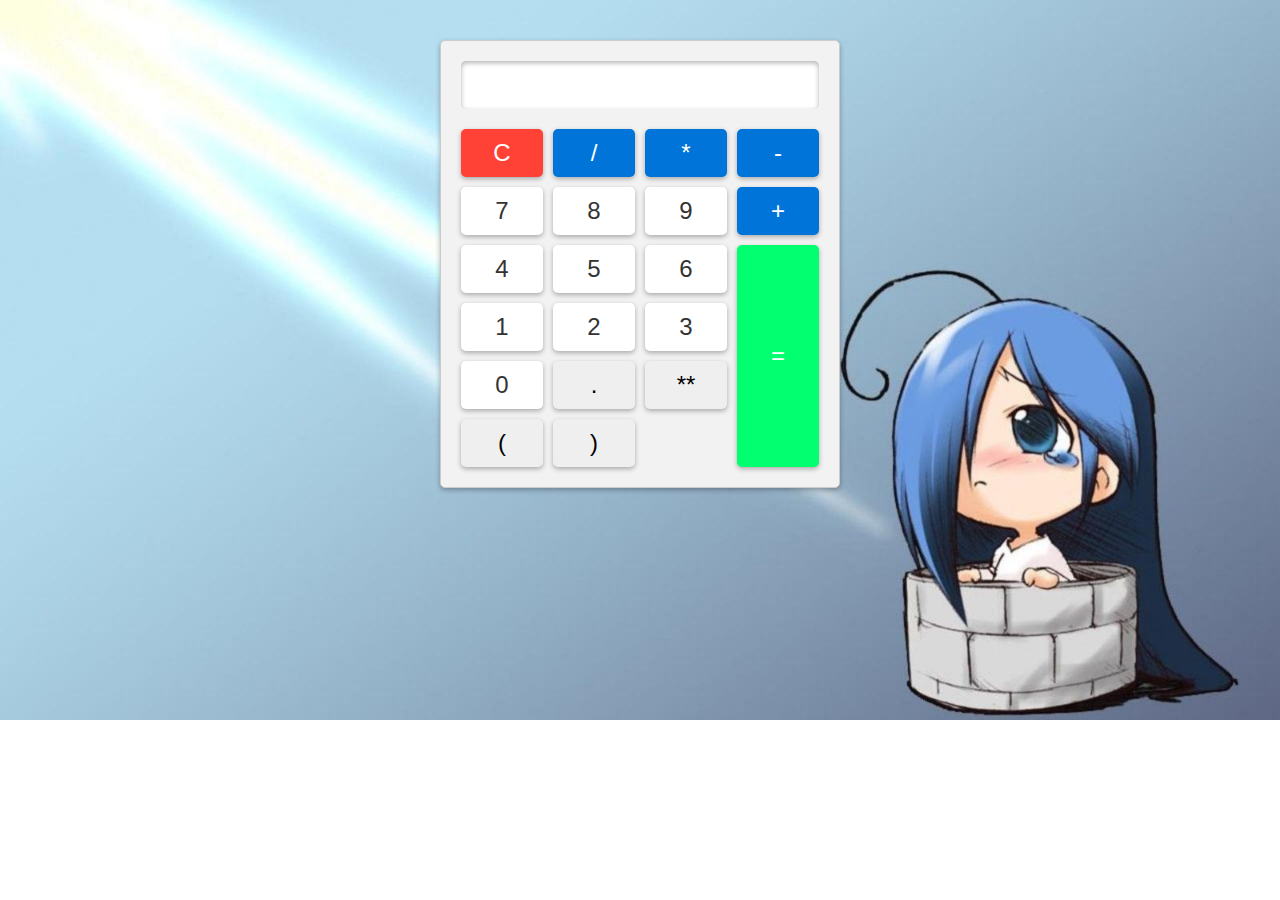
<file: Calculator_App/index.html>
<!DOCTYPE html>
<html lang="en">
<head>
    <meta charset="UTF-8">
    <meta name="viewport" content="width=device-width, initial-scale=1.0">
    <title>Simple Calculator App</title>
    <link rel="stylesheet" href="style.css">
</head>
<body>
    <div class="calculator">
        <input type="text" id="result" readonly>
        <div class="buttons">
            <button class="clear">C</button>
            <button class="operator">/</button>
            <button class="operator">*</button>
            <button class="operator">-</button>
            <button class="number">7</button>
            <button class="number">8</button>
            <button class="number">9</button>
            <button class="operator">+</button>
            <button class="number">4</button>     
            <button class="number">5</button>     
            <button class="number">6</button>     
            <button class="equals">=</button>
            <button class="number">1</button>
            <button class="number">2</button>
            <button class="number">3</button>
            <button class="number">0</button>
            <button class="decimal">.</button>
            <button class="exponent">**</button>
            <button class="bracket">(</button>
            <button class="bracket">)</button>
        </div>
    </div>


    <script src="index.js"></script>
</body>
</html>
</file>
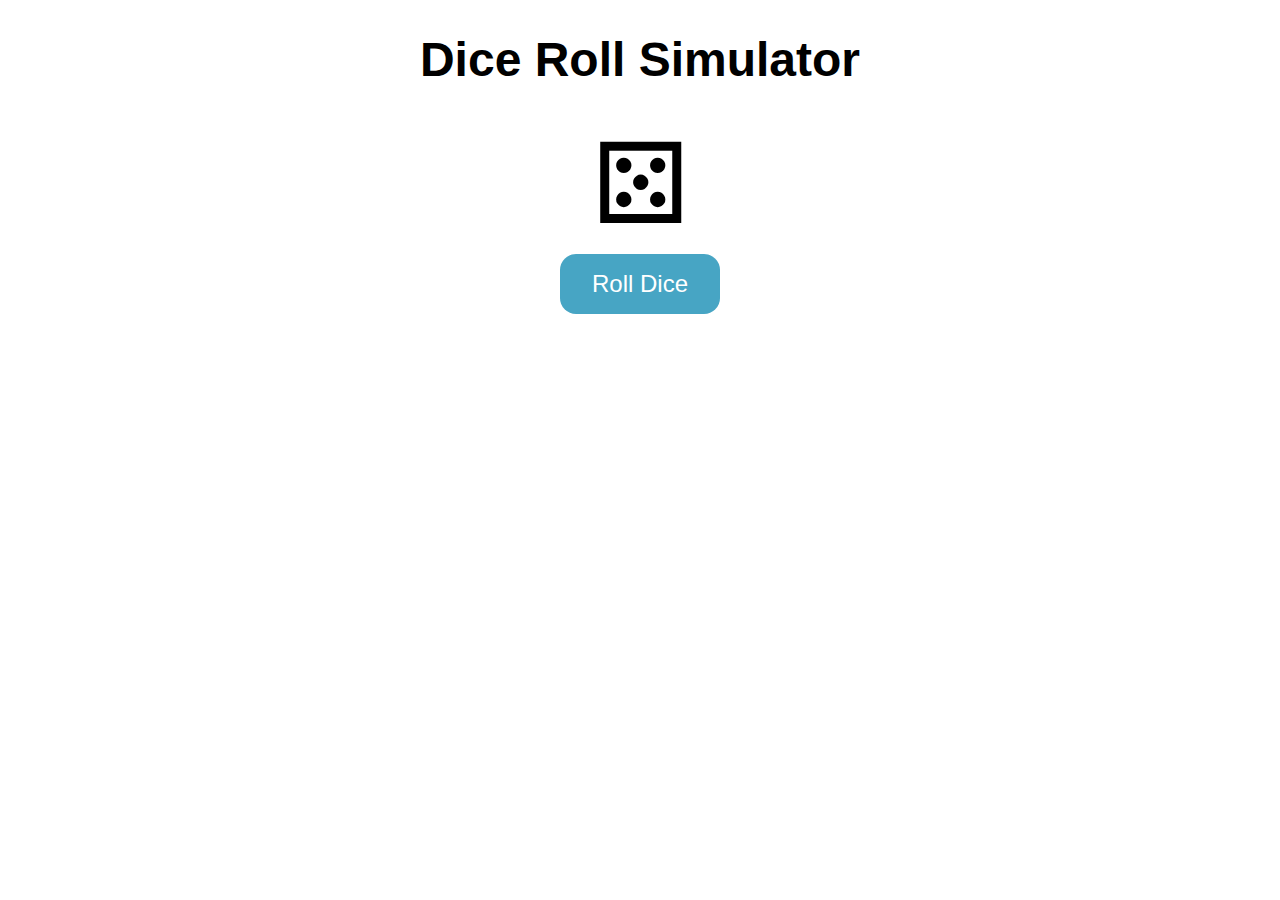
<file: Dice_Roll_Simulator/index.html>
<!DOCTYPE html>
<html lang="en">
<head>
    <meta charset="UTF-8">
    <meta name="viewport" content="width=device-width, initial-scale=1.0">
    <title>Dice Roll Simulator</title>
    <link rel="stylesheet" href="style.css">
</head>
<body>
    <h1>Dice Roll Simulator</h1>
    <div class="dice" id="dice">&#9860;</div>   
    <button id="roll-button">Roll Dice</button>
    <ul id="roll-history">
        
    </ul>

    <script src="index.js"></script>
</body>
</html>
</file>
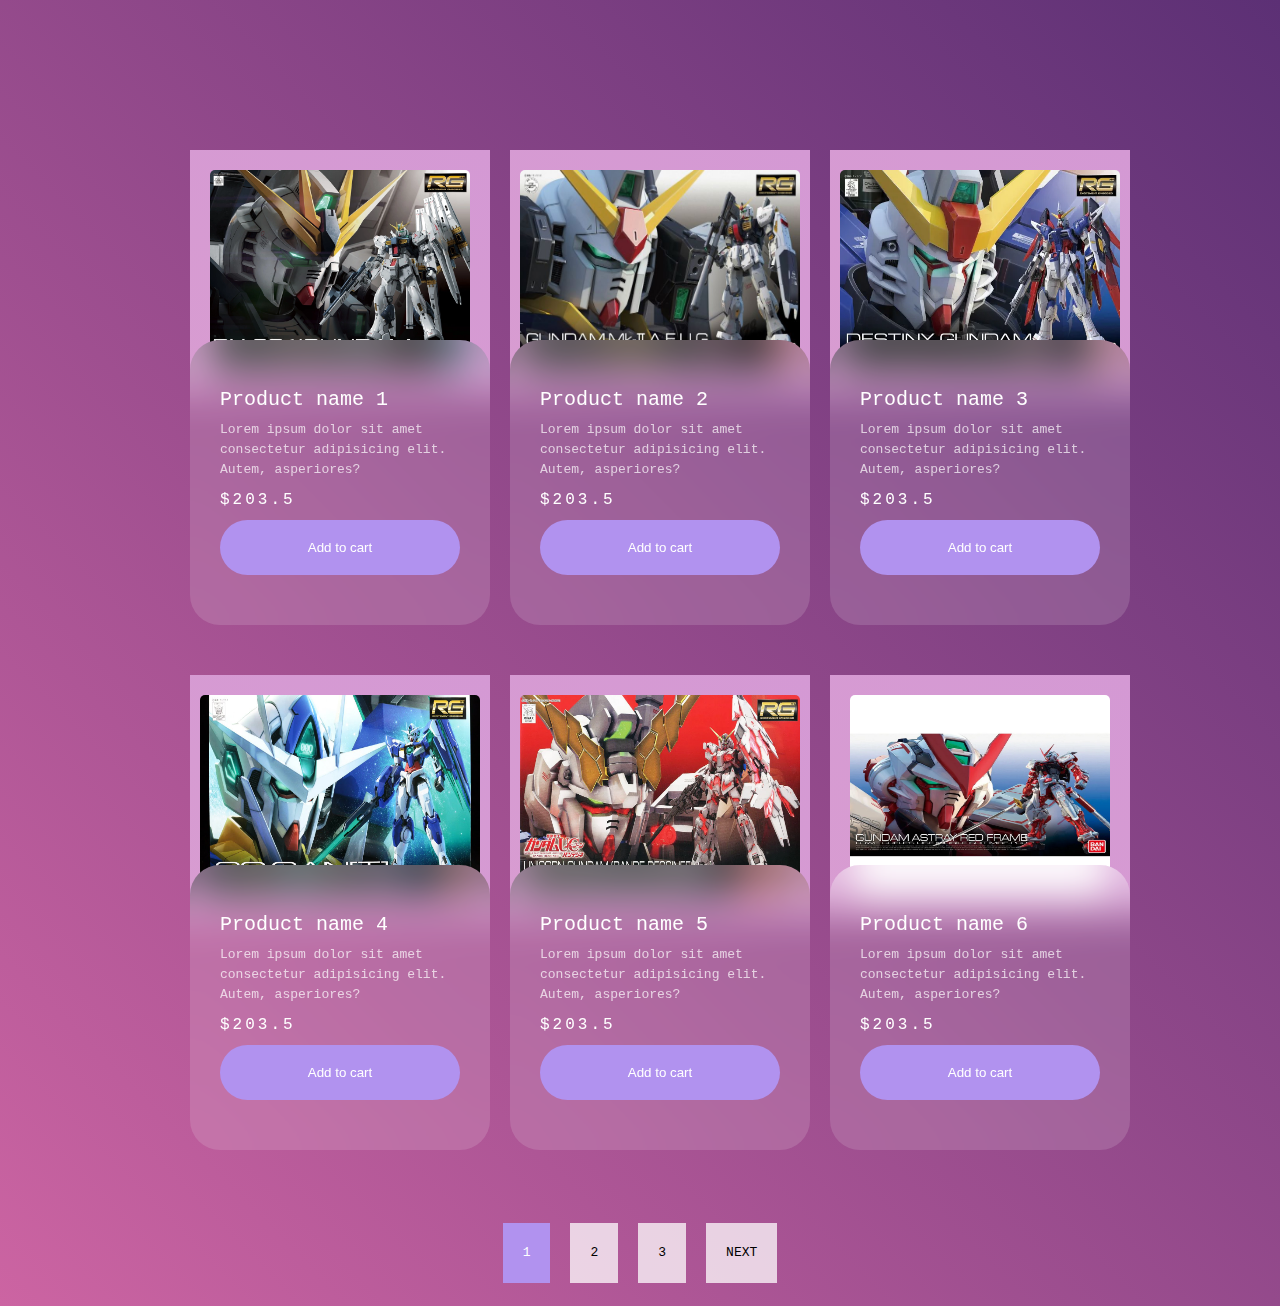
<file: Pagination/index.html>
<!DOCTYPE html>
<html lang="en">
<head>
    <meta charset="UTF-8">
    <meta name="viewport" content="width=device-width, initial-scale=1.0">
    <title>Document</title>
    <link rel="stylesheet" href="style.css">
</head>
<body>
    <div class="container">
        <div class="list">
            <div class="item">
                <div class="img">
                    <img src="img1.jpg" alt="">
                </div>
                <div class="content">
                    <div class="title">Product name 1</div>
                    <div class="des">
                        Lorem ipsum dolor sit amet consectetur adipisicing elit. Autem, asperiores?
                    </div>
                    <div class="price">$203.5</div>
                    <button class="add">Add to cart</button>
                </div>
            </div>
            <div class="item">
                <div class="img">
                    <img src="img2.jpg" alt="">
                </div>
                <div class="content">
                    <div class="title">Product name 2</div>
                    <div class="des">
                        Lorem ipsum dolor sit amet consectetur adipisicing elit. Autem, asperiores?
                    </div>
                    <div class="price">$203.5</div>
                    <button class="add">Add to cart</button>
                </div>
            </div>
            <div class="item">
                <div class="img">
                    <img src="img3.jpg" alt="">
                </div>
                <div class="content">
                    <div class="title">Product name 3</div>
                    <div class="des">
                        Lorem ipsum dolor sit amet consectetur adipisicing elit. Autem, asperiores?
                    </div>
                    <div class="price">$203.5</div>
                    <button class="add">Add to cart</button>
                </div>
            </div>
            <div class="item">
                <div class="img">
                    <img src="img4.jpg" alt="">
                </div>
                <div class="content">
                    <div class="title">Product name 4</div>
                    <div class="des">
                        Lorem ipsum dolor sit amet consectetur adipisicing elit. Autem, asperiores?
                    </div>
                    <div class="price">$203.5</div>
                    <button class="add">Add to cart</button>
                </div>
            </div>
            <div class="item">
                <div class="img">
                    <img src="img5.jpg" alt="">
                </div>
                <div class="content">
                    <div class="title">Product name 5</div>
                    <div class="des">
                        Lorem ipsum dolor sit amet consectetur adipisicing elit. Autem, asperiores?
                    </div>
                    <div class="price">$203.5</div>
                    <button class="add">Add to cart</button>
                </div>
            </div>
            <div class="item">
                <div class="img">
                    <img src="img6.jpg" alt="">
                </div>
                <div class="content">
                    <div class="title">Product name 6</div>
                    <div class="des">
                        Lorem ipsum dolor sit amet consectetur adipisicing elit. Autem, asperiores?
                    </div>
                    <div class="price">$203.5</div>
                    <button class="add">Add to cart</button>
                </div>
            </div>
            <div class="item">
                <div class="img">
                    <img src="img7.jpg" alt="">
                </div>
                <div class="content">
                    <div class="title">Product name 7</div>
                    <div class="des">
                        Lorem ipsum dolor sit amet consectetur adipisicing elit. Autem, asperiores?
                    </div>
                    <div class="price">$203.5</div>
                    <button class="add">Add to cart</button>
                </div>
            </div>
            <div class="item">
                <div class="img">
                    <img src="img8.jpg" alt="">
                </div>
                <div class="content">
                    <div class="title">Product name 8</div>
                    <div class="des">
                        Lorem ipsum dolor sit amet consectetur adipisicing elit. Autem, asperiores?
                    </div>
                    <div class="price">$203.5</div>
                    <button class="add">Add to cart</button>
                </div>
            </div>
            <div class="item">
                <div class="img">
                    <img src="img9.jpg" alt="">
                </div>
                <div class="content">
                    <div class="title">Product name 9</div>
                    <div class="des">
                        Lorem ipsum dolor sit amet consectetur adipisicing elit. Autem, asperiores?
                    </div>
                    <div class="price">$203.5</div>
                    <button class="add">Add to cart</button>
                </div>
            </div>
            <div class="item">
                <div class="img">
                    <img src="img10.jpg" alt="">
                </div>
                <div class="content">
                    <div class="title">Product name 10</div>
                    <div class="des">
                        Lorem ipsum dolor sit amet consectetur adipisicing elit. Autem, asperiores?
                    </div>
                    <div class="price">$203.5</div>
                    <button class="add">Add to cart</button>
                </div>
            </div>
            <div class="item">
                <div class="img">
                    <img src="img11.jpg" alt="">
                </div>
                <div class="content">
                    <div class="title">Product name 11</div>
                    <div class="des">
                        Lorem ipsum dolor sit amet consectetur adipisicing elit. Autem, asperiores?
                    </div>
                    <div class="price">$203.5</div>
                    <button class="add">Add to cart</button>
                </div>
            </div>
            <div class="item">
                <div class="img">
                    <img src="img12.jpg" alt="">
                </div>
                <div class="content">
                    <div class="title">Product name 12</div>
                    <div class="des">
                        Lorem ipsum dolor sit amet consectetur adipisicing elit. Autem, asperiores?
                    </div>
                    <div class="price">$203.5</div>
                    <button class="add">Add to cart</button>
                </div>
            </div>
            <div class="item">
                <div class="img">
                    <img src="img13.jpg" alt="">
                </div>
                <div class="content">
                    <div class="title">Product name 13</div>
                    <div class="des">
                        Lorem ipsum dolor sit amet consectetur adipisicing elit. Autem, asperiores?
                    </div>
                    <div class="price">$203.5</div>
                    <button class="add">Add to cart</button>
                </div>
            </div>
            <div class="item">
                <div class="img">
                    <img src="img14.jpg" alt="">
                </div>
                <div class="content">
                    <div class="title">Product name 14</div>
                    <div class="des">
                        Lorem ipsum dolor sit amet consectetur adipisicing elit. Autem, asperiores?
                    </div>
                    <div class="price">$203.5</div>
                    <button class="add">Add to cart</button>
                </div>
            </div>
            <div class="item">
                <div class="img">
                    <img src="img15.jpg" alt="">
                </div>
                <div class="content">
                    <div class="title">Product name 15</div>
                    <div class="des">
                        Lorem ipsum dolor sit amet consectetur adipisicing elit. Autem, asperiores?
                    </div>
                    <div class="price">$203.5</div>
                    <button class="add">Add to cart</button>
                </div>
            </div>
            <div class="item">
                <div class="img">
                    <img src="img16.jpg" alt="">
                </div>
                <div class="content">
                    <div class="title">Product name 16</div>
                    <div class="des">
                        Lorem ipsum dolor sit amet consectetur adipisicing elit. Autem, asperiores?
                    </div>
                    <div class="price">$203.5</div>
                    <button class="add">Add to cart</button>
                </div>
            </div>
            <div class="item">
                <div class="img">
                    <img src="img17.jpg" alt="">
                </div>
                <div class="content">
                    <div class="title">Product name 17</div>
                    <div class="des">
                        Lorem ipsum dolor sit amet consectetur adipisicing elit. Autem, asperiores?
                    </div>
                    <div class="price">$203.5</div>
                    <button class="add">Add to cart</button>
                </div>
            </div>
            <div class="item">
                <div class="img">
                    <img src="img18.jpg" alt="">
                </div>
                <div class="content">
                    <div class="title">Product name 18</div>
                    <div class="des">
                        Lorem ipsum dolor sit amet consectetur adipisicing elit. Autem, asperiores?
                    </div>
                    <div class="price">$203.5</div>
                    <button class="add">Add to cart</button>
                </div>
            </div>
        </div>
    </div>
    <ul class="listPage">
        
    </ul>

    <script src="script.js"></script>
</body>
</html>
</file>
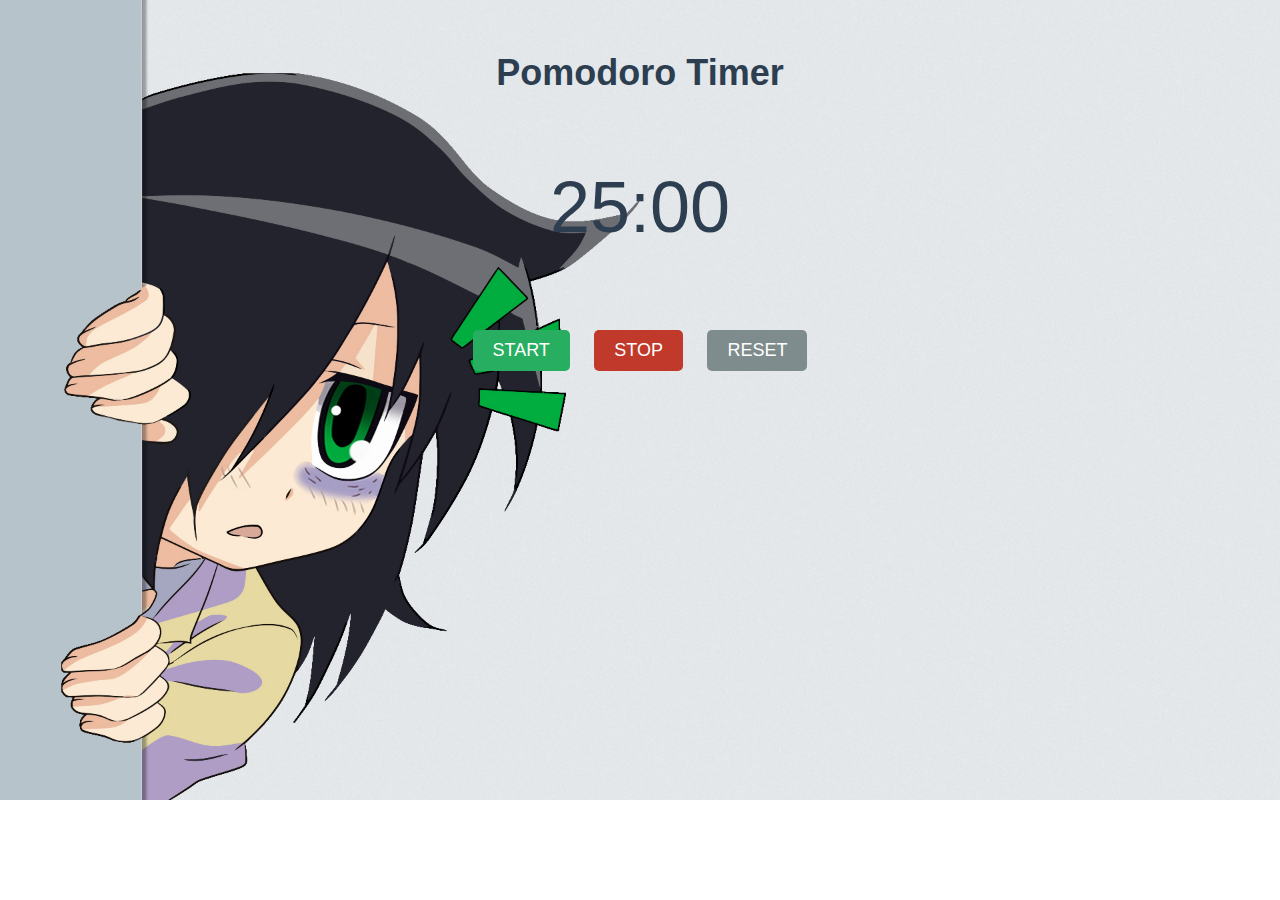
<file: Pomodoro_App/index.html>
<!DOCTYPE html>
<html lang="en">
<head>
    <meta charset="UTF-8">
    <meta name="viewport" content="width=device-width, initial-scale=1.0">
    <title>Pomodoro Timer</title>
    <link rel="stylesheet" href="style.css">
</head>
<body>
    <div class="container">
        <h1 class="title">Pomodoro Timer</h1>
        <p id="timer" class="timer">25:00</p>
        <div class="buttton-wrapper">
            <button id="start">Start</button>
            <button id="stop">Stop</button>
            <button id="reset">Reset</button>
        </div>
    </div>

    <script src="index.js"></script>
</body>
</html>
</file>
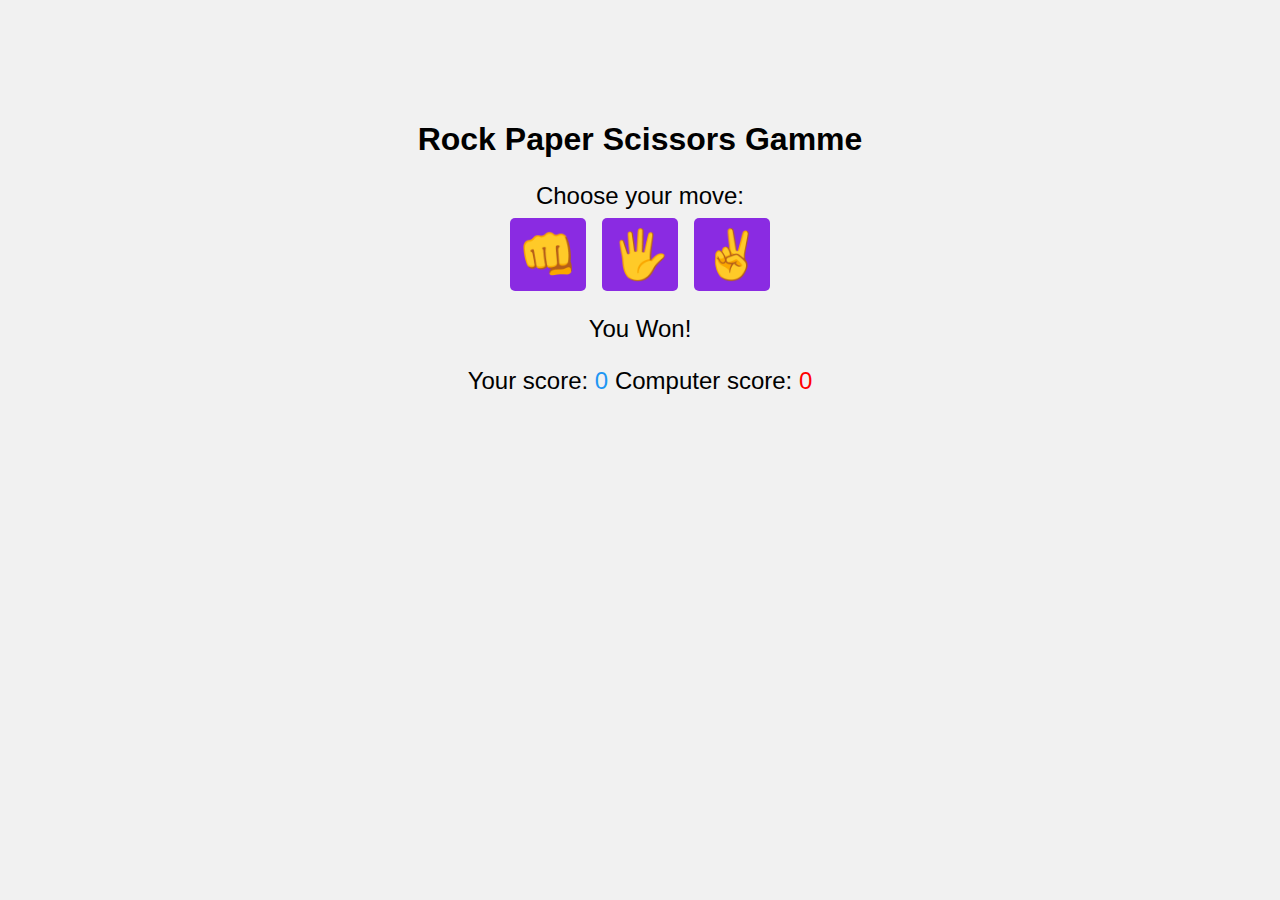
<file: RSP_App/index.html>
<!DOCTYPE html>
<html lang="en">
<head>
    <meta charset="UTF-8">
    <meta name="viewport" content="width=device-width, initial-scale=1.0">
    <title>Rock, Scissors and Paper</title>
    <link rel="stylesheet" href="style.css">
</head>
<body>
    <h1>Rock Paper Scissors Gamme</h1>
    <p>Choose your move:</p>
    <div class="buttons">
        <button id="rock">&#x1F44A</button>
        <button id="paper">&#x1f590</button>
        <button id="scissors">&#x270c</button>
    </div>
    <p id="result">You Won!</p>
    <p id="score">
        Your score: <span id="user-score">0</span>
        Computer score: <span id="computer-score">0</span>
    </p>

    <script src="index.js"></script>
</body>
</html>
</file>
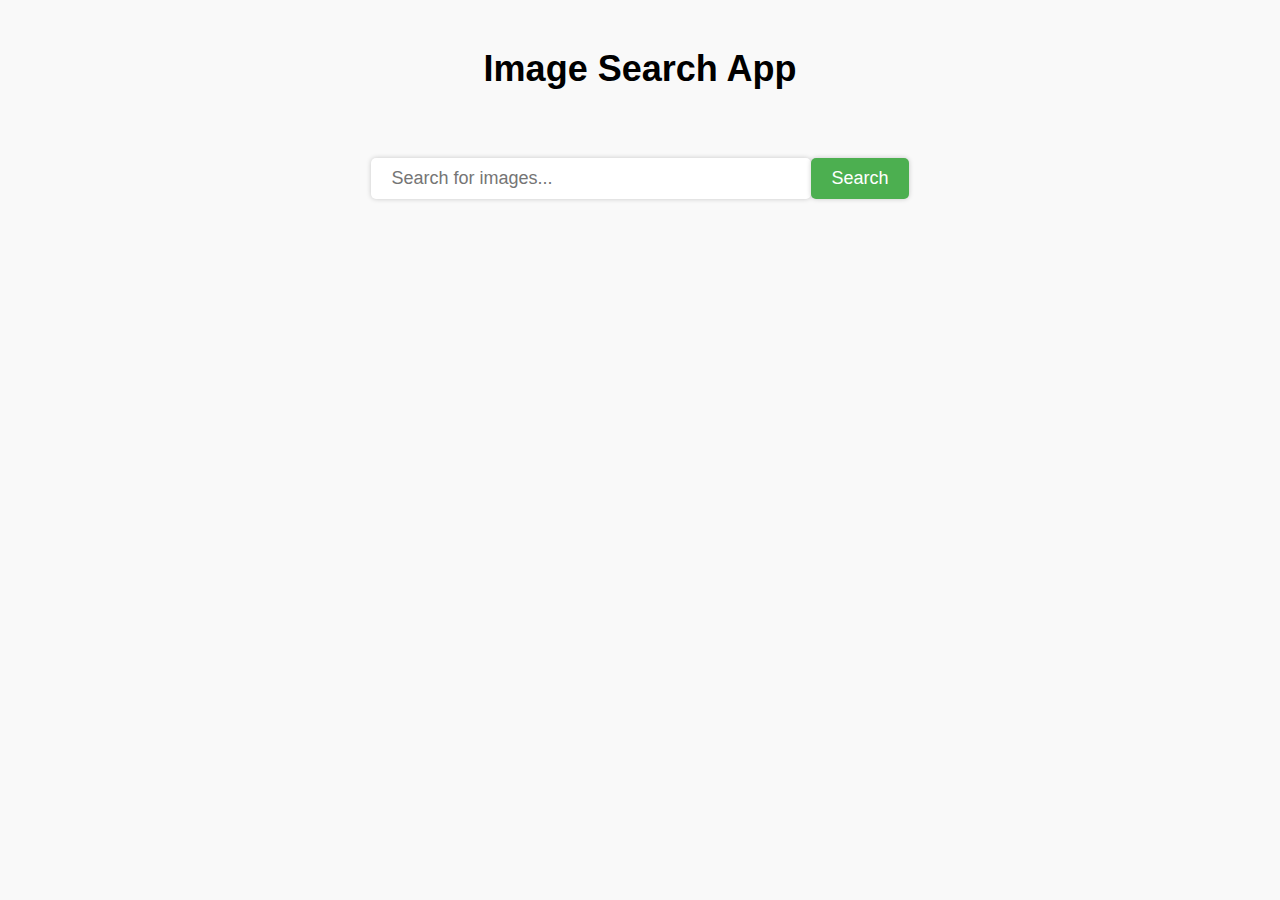
<file: Search_image_app/index.html>
<!DOCTYPE html>
<html lang="en">
<head>
    <meta charset="UTF-8">
    <meta name="viewport" content="width=device-width, initial-scale=1.0">
    <title>Image Search App</title>
    <link rel="stylesheet" href="style.css">
</head>
<body>
    <h1>Image Search App</h1>
    <form>
        <input type="text" id="search-input" placeholder="Search for images...">
        <button id="search-button">Search</button>
    </form>
    <div class="search-results">
        <!-- <div class="search-result">
            <img src="https://images.unsplash.com/photo-1583212292454-1fe6229603b7?ixlib=rb-4.0.3&ixid=M3wxMjA3fDB8MHxzZWFyY2h8MTV8fGZpc2h8ZW58MHx8MHx8fDA%3D&auto=format&fit=crop&w=900&q=60" alt="image">
            <a href="https://unsplash.com/photos/9y7y26C-l4Y" target="_blank" rel="noopener noreferrer">An image of the ocean</a>
        </div>
        <div class="search-result">
            <img src="https://images.unsplash.com/photo-1583212292454-1fe6229603b7?ixlib=rb-4.0.3&ixid=M3wxMjA3fDB8MHxzZWFyY2h8MTV8fGZpc2h8ZW58MHx8MHx8fDA%3D&auto=format&fit=crop&w=900&q=60" alt="image">
            <a href="https://unsplash.com/photos/9y7y26C-l4Y" target="_blank" rel="noopener noreferrer">An image of the ocean</a>
        </div>
        <div class="search-result">
            <img src="https://images.unsplash.com/photo-1583212292454-1fe6229603b7?ixlib=rb-4.0.3&ixid=M3wxMjA3fDB8MHxzZWFyY2h8MTV8fGZpc2h8ZW58MHx8MHx8fDA%3D&auto=format&fit=crop&w=900&q=60" alt="image">
            <a href="https://unsplash.com/photos/9y7y26C-l4Y" target="_blank" rel="noopener noreferrer">An image of the ocean</a>
        </div> -->
    </div>
        <button id="show-more-button">Show more</button>
        <script src="index.js"></script>
</body>
</html>
</file>
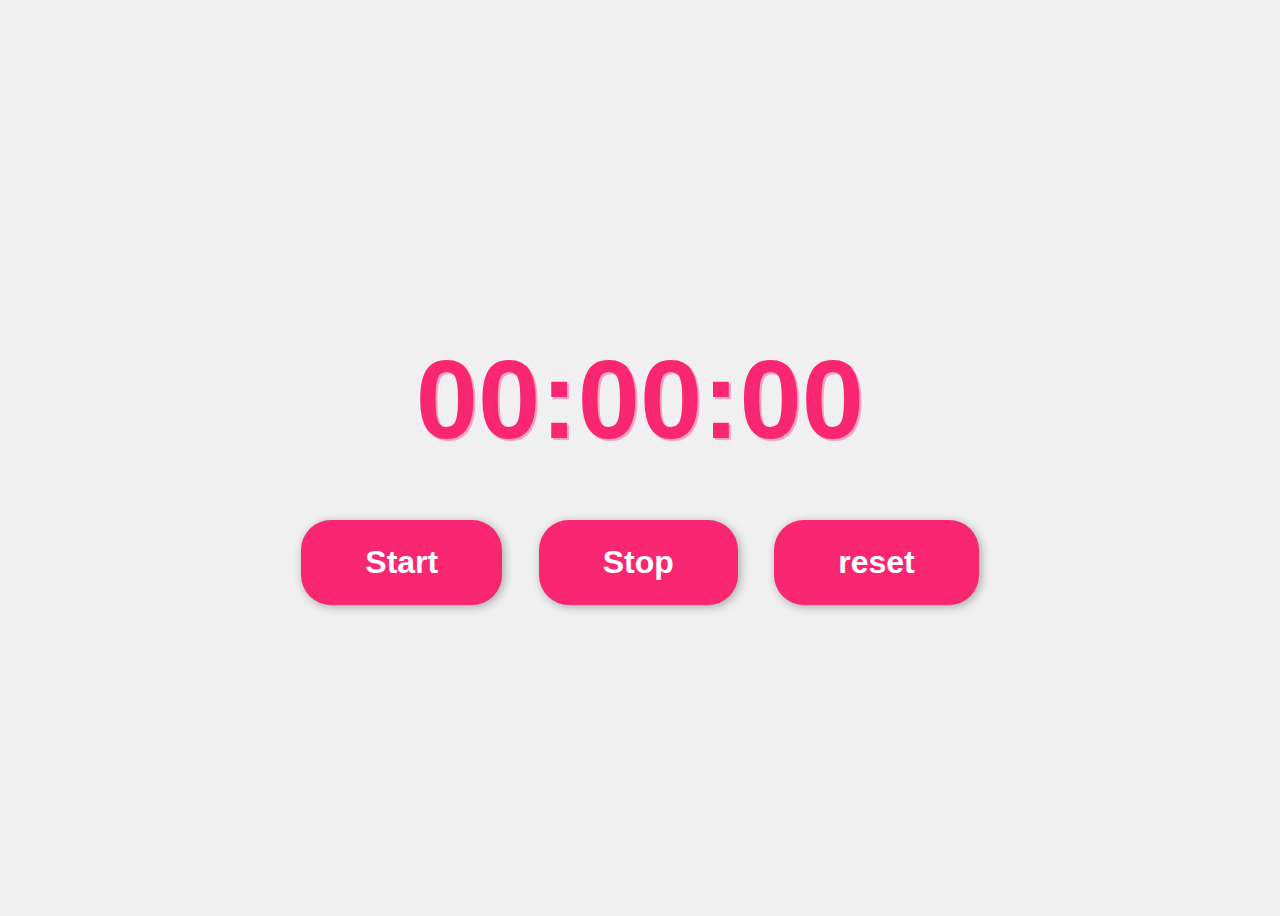
<file: StopWatch_App/index.html>
<!DOCTYPE html>
<html lang="en">
<head>
    <meta charset="UTF-8">
    <meta name="viewport" content="width=device-width, initial-scale=1.0">
    <title>Stop Watch App</title>
    <link rel="stylesheet" href="style.css">
</head>
<body>
    <div id="timer">
        00:00:00
    </div>

    <div id="buttons">
        <button id="start">Start</button>
        <button id="stop">Stop</button>
        <button id="reset">reset</button>
        
    </div>
    <script src="index.js"></script>
</body>
</html>
</file>
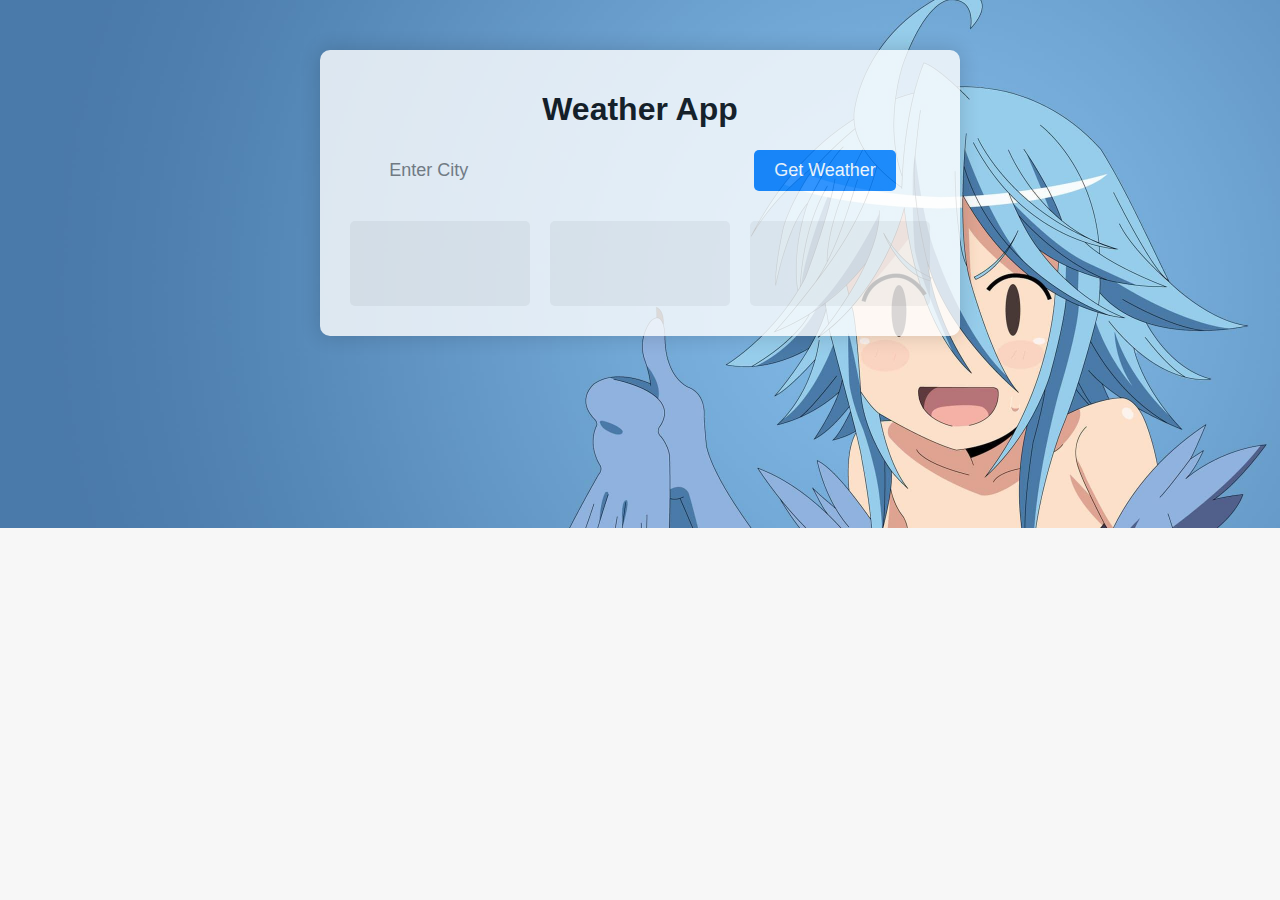
<file: WeatherApp/index.html>
<!DOCTYPE html>
<html lang="en">
<head>
    <meta charset="UTF-8">
    <meta name="viewport" content="width=device-width, initial-scale=1.0">
    <title>Weather App</title>
    <link rel="stylesheet" href="style.css">
</head>
<body>
     <div class="container">
        <h1>Weather App</h1>
        <form>
            <input type="text" id="city-input" placeholder="Enter City">
            <input type="submit" value="Get Weather">
        </form>
        <div id="weather-data">
            <div class="icon">
                <!-- <img src="http://openweathermap.org/img/wn/01d.png" alt="Weather icon"> -->
            </div>
            <div class="temperature"></div>
            <div class="description"></div>
            <div class="details">
                <div></div>
                <div></div>
                <div></div>
            </div>
        </div>
     </div>
     <script src="index.js"></script>   
</body>
</html>
</file>
<file: Calculator_App/style.css>
*{
    box-sizing: border-box;
    margin: 0;
}

body{
    background-image: url(images/background.jpg);
    background-size: cover;
    background-repeat: no-repeat;
    /* background-position: center center; */
}

.calculator{
    background-color: #f2f2f2;
    padding: 20px;
    max-width: 400px;
    margin: auto;
    border: solid 1px #ccc;
    box-shadow: 0 2px 5px rgba(0,0,0,.3);
    border-radius: 5px;
    margin-top: 40px;
}

#result{
    width: 100%;
    padding: 10px;
    font-size: 24px;
    border: none;
    box-shadow:  0 2px 5px rgba(0,0,0,.3) inset;
    /* inset la cai box shadow o ben trong */
    border-radius: 5px;   
}

.buttons{
    display: grid;
    grid-template-columns: repeat(4,1fr);
    grid-gap: 10px;
    margin-top: 20px;
}

button{
    padding: 10px;
    font-size: 24px;
    border: none;
    box-shadow: 0 2px 5px rgba(0,0,0,.3);
    border-radius: 5px;
    cursor: pointer;
    transition: background-color 0.3 ease;
}

button:hover{
    background-color: #ddd;
}

.clear{
    background-color: #ff4136;
    color: #fff;
}

.number, decimal{
    background-color: #fff;   
    color: #333;
}

.operator{
    background-color: #0074d9;
    color: #fff;
}

.equals{
    background-color: #01ff70;
    grid-row: span 4;
    color: #fff;
}
</file>
<file: Dice_Roll_Simulator/style.css>
body{
    font-family: 'Open Sans', sans-serif;
    text-align: center;
    margin: 0;

}

h1{
    font-size: 3rem;
    margin-top: 2rem;

}

.dice{
    font-size: 7rem;
    margin: 5px;
    animation-duration: 1s;
    animation-fill-mode: forwards; 
    /* foward de thuc hien vinh vien */
}

button{
    background-color: #47a5c4;
    color: white;
    font-size: 1.5rem;
    padding: 1rem 2rem;
    border: none;
    border-radius: 1rem;
    cursor: pointer;
    transition: background-color 0.3 ease;
}

button:hover{
    background-color: #2e8baf;
}

ul{
    list-style: none;
    padding: 0;
    margin: 2rem;
    max-width: 600px;
    margin: 2rem auto;
}

li{
    font-size: 1.5rem;
    padding: .5rem;
    margin: .5rem;
    background-color: #f2f2f2;
    box-shadow: 0 2px 2px rgba(0, 0, 0, 0.3);
    display: flex;
    justify-content: space-between;
    align-items: center;
}

li span{
    font-size: 3rem;
    margin-right: 1rem;
}

.roll-animation{
    animation-name: roll;
}

@keyframes roll{
    0%{
        transform: rotateY(0deg) rotateX(0deg);
    }

    100%{
        transform: rotateY(720deg) rotateX(720deg);
    }
}
</file>
<file: Pagination/style.css>
body{
    background-image: linear-gradient(to top right, #cc64a2, #5c3075);
    min-height: 100vh;
    line-height: 20px;
    font-family: monospace;
}

.container{
    width: 900px;
    margin: 150px auto 0;
}

.list{
    display: grid;
    grid-template-columns: 300px 300px 300px;
    column-gap: 20px;
}


.item .img img{
    height: 200px;
    width: 280px;
    transition: 0.5s;
    border-radius: 5px;
}

.item .img{
    background-image: linear-gradient(to top right, #d89cd1, #d499d4);
    padding: 20px;
    display: flex;
    justify-content: center;
    align-items: center;
    border-radius: 30p;
}

.item .content{
    background-color: #ffffff24;
    border-radius: 30px;
    padding: 50px 30px;
    transform: translate(0, -50px);
    backdrop-filter: blur(20px);
    color: #fff;
}

.title{
    font-size: x-large;
}

.item .content .des{
    opacity: .7;
    margin: 10px 0;
}

.item .content .price{
    font-size: large;
    letter-spacing: 3px;
    margin-bottom: 10px;
}

.item .content .add{
    background-color: #b192ef;
    padding: 20px;
    color: #fff;
    width: 100%;
    border: none;
    border-radius: 30px;
}

.item:hover img{
    transform: translate(0,-20px);
}

.listPage{
    padding: 10px;
    text-align: center;
    list-style: none;
}

.listPage li{
    background-color: #ffffffBD;
    padding: 20px;
    display: inline-block;
    margin: 0 10px;
    cursor: pointer;
}

.listPage .active{
    background-color: #b192ef;
    color: #fff;
}

.disable{
    cursor: default;
    opacity: 0.6;
}
</file>
<file: Pomodoro_App/style.css>
body{
    background-image: url(images/849698.jpg);
    background-size: cover;
    background-repeat: no-repeat;
    /* background-position: center center; */
}

.container{
    margin: auto;
    max-width: 480px;
    text-align: center;
    padding: 20px;
    font-family: 'Roboto', sans-serif;
}

.title{
    font-size: 36px;
    margin-bottom: 18px;
    color: #2c3e50;
}

.timer{
    font-size: 72px;
    color: #2c3e50;
}

button{
    font-size: 18px;
    padding: 10px 20px;
    margin: 10px;
    color: white;
    background-color: #2c3e50;
    border: none;
    border-radius: 5px;
    cursor: pointer;
    text-transform: uppercase;
    transition: all .3 ease-in-out;
}


button:hover{
    opacity: .7;
    transform: scale(1.1);
}

#start{
    background-color: #27ae60;
}

#stop{
    background-color: #c0392b;
}

#reset{
    background-color: #7f8c8d;
}
button[disabled]{
    opacity: 0.5;
    cursor: default;
}
</file>
<file: RSP_App/style.css>
body{
    background-color: #f1f1f1;
    font-family: 'Arial', sans-serif;
    margin: 0;
    padding: 0;
}

h1{
    font-size: 2rem;
    text-align: center;
    padding-top: 100px;
}

p{
    font-size: 1.5rem;
    text-align: center;
    margin-bottom: .5rem;   
}

.buttons{
    display: flex;
    justify-content: center;
}

button{
    border: none;
    font-size: 3rem;
    margin: 0 0.5rem;
    padding: .5rem;
    cursor: pointer;
    background-color: blueviolet;
    border-radius: 5px;
    transition: all 0.3 ease-in-out;
}

button:hover{
    opacity: 0.7;
}

#user-score{
    color: #2196f3;
}

#computer-score{
    color: #ff0000;
}
</file>
<file: Search_image_app/style.css>
body {
  background-color: #f9f9f9;
  font-family: Arial, Helvetica, sans-serif;
  line-height: 1.6;
  margin: 0;
}

h1 {
  font-size: 36px;
  font-weight: bold;
  text-align: center;
  margin-top: 40px;
  margin-bottom: 60px;
}

form {
  display: flex;
  justify-content: center;
  align-items: center;
  margin-bottom: 60px;
}

#search-input{
  width: 60%;
  max-width: 400px;
  padding: 10px 20px;
  border: none;
  outline: none;
  box-shadow: 0 0 5px rgba(0,0,0,0.2);
  border-radius: 5px;
  font-size: 18px;
  color: #333;

}
#search-button{
  padding: 10px 20px;
  background-color: #4caf50;
  color: white;
  border: none;
  font-size: 18px;
  box-shadow: 0 0 5px rgba(0,0,0,0.2);
  cursor: pointer;
  border-radius: 5px;
}

#search-button:hover{
  background-color: #3e8e41;
}
.search-results{
  display: flex;
  flex-wrap: wrap;
  justify-content: space-between;
  max-width: 1200px;
  margin: 0 auto;
  padding: 10px;
}

.search-result{
  margin-bottom: 60px;
  width: 30%;
  border-radius: 5px;
  box-shadow: 0 0 5px rgba(0,0,0,0.2);
  overflow: hidden;
} 

.search-result:hover img{
  transform: scale(1.05);
}

.search-result img{
  width: 100%;
  height: 200px;
  object-fit: cover;
  transition: transform 0.5 ease-in-out;
}

.search-result a{
  text-decoration: none;
  padding: 10px;
  display: block;
  color: #333;
  text-align: center;
  transition: transform 0.5 ease-in-out;
}

.search-result:hover a{
  background-color: rgba(0,0,0,0.1);
}

#show-more-button{
  background-color: #008cba;
  border: none;
  color: white;
  padding: 15px;
  text-align: center;
  display: block;
  margin: 0 auto;
  border-radius: 5px;
  transition: background-color 0.2s ease-in-out;
  display: none;
}

#show-more-button:hover{
  background-color: #0077b5;
}

@media screen and (max-width: 768px){
  .search-result{
    width: 45%;
  }
}
@media screen and (max-width: 480px){
  .search-result{
    width: 100%;
  }

  form{
    flex-direction: column;
  }

  #search-input{
    margin-bottom: 20px;
    width: 85%;
  }
}
</file>
<file: StopWatch_App/style.css>
body{
    background-color: #f0f0f0;
    font-family: "poppins", sans-serif;
    display: flex;
    flex-direction: column;
    justify-content: center;
    min-height: 100vh;
    overflow: hidden;
    align-items: center;
}

#timer{
    font-size: 7rem;
    font-weight: 700;
    text-shadow: 2px 2px #f8a5c2 ;
    color: #f92672;
    width: 600px;
    text-align: center;
    margin: 40px auto;
}

button{
    background-color: #f92672;
    color: white;
    border: none;
    font-size: 2rem;
    font-weight: bold;
    padding: 1.5rem 4rem;
    margin: 1rem;
    border-radius: 30px;
    cursor: pointer; 
    box-shadow: 2px 2px 10px rgba(0, 0, 0, 0.3);
}

button:hover{
    background-color: #f44583;
    box-shadow: 2px 2px 10px rgba(0, 0, 0, 0.5);
}

button[disabled]{
    opacity: 0.5;
    cursor: default;
}

@media(max-width: 800px){
    #timer{
        font-size: 4rem;
        width: 350px;
    }

    button{
        font-size: 1.5rem;
        padding: 1rem 2rem;
    }
}
</file>
<file: WeatherApp/style.css>
body{
    margin: 0;
    font-family: "Montserrat", sans-serif;    
    background-color: #f7f7f7;
    background-image: url("img/wp5485906.jpg");
    background-size: cover;
    background-repeat: no-repeat;
    background-position: center center;
    opacity: 0.8;
}



.container{
    background-color: #fff;
    box-shadow: 0 0 20px rgba(0,0,0,0.2);
    text-align: center;
    margin: auto;
    margin-top: 50px;
    max-width: 600px;
    border-radius: 10px;
    padding: 20px;
}


form{
    display: flex;
    justify-content: center;
    align-items: center;
    margin-bottom: 20px;
}

form input[type="text"]{
    padding: 5px;
    border: none;
    outline: none;
    font-size: 18px;
    width: 60%;
}

form input[type="submit"]{
    background-color: #007bff;
    color: #fff;
    border: none;
    padding: 10px 20px;
    border-radius: 5px;
    font-size: 18px;
    cursor: pointer;
    outline: none;
    transition: background-color 0.3s ease;
}

form input[type="submit"]:hover{
   background-color: #0062cc;
}

.icon img{
    width:           100px;
    height:          100px;
    background-size: contain;
    background-repeat: no-repeat;
    background-position: center center;
}

.temperature{
    font-size: 48px;
    font-weight: bold;
    margin: 20px 0;
}

.description{
    font-size: 24px;
    margin-bottom: 20px;

}

.details{
    display: flex;
    justify-content: center;
    align-items: center;
    flex-wrap: wrap;
}

.details > div{ 
/* select all div inside details */
    padding: 20px;
    background-color: #f1f1f1;
    margin: 10px;
    flex: 1;
    border-radius: 5px;
    text-align: center;
    min-height: 45px;
}

@media(max-width: 768px){
    form{
        flex-direction: column;
    }
    form input[type="text"]{
        width: 100%;
        margin-bottom: 10px;
    }
}
</file>
